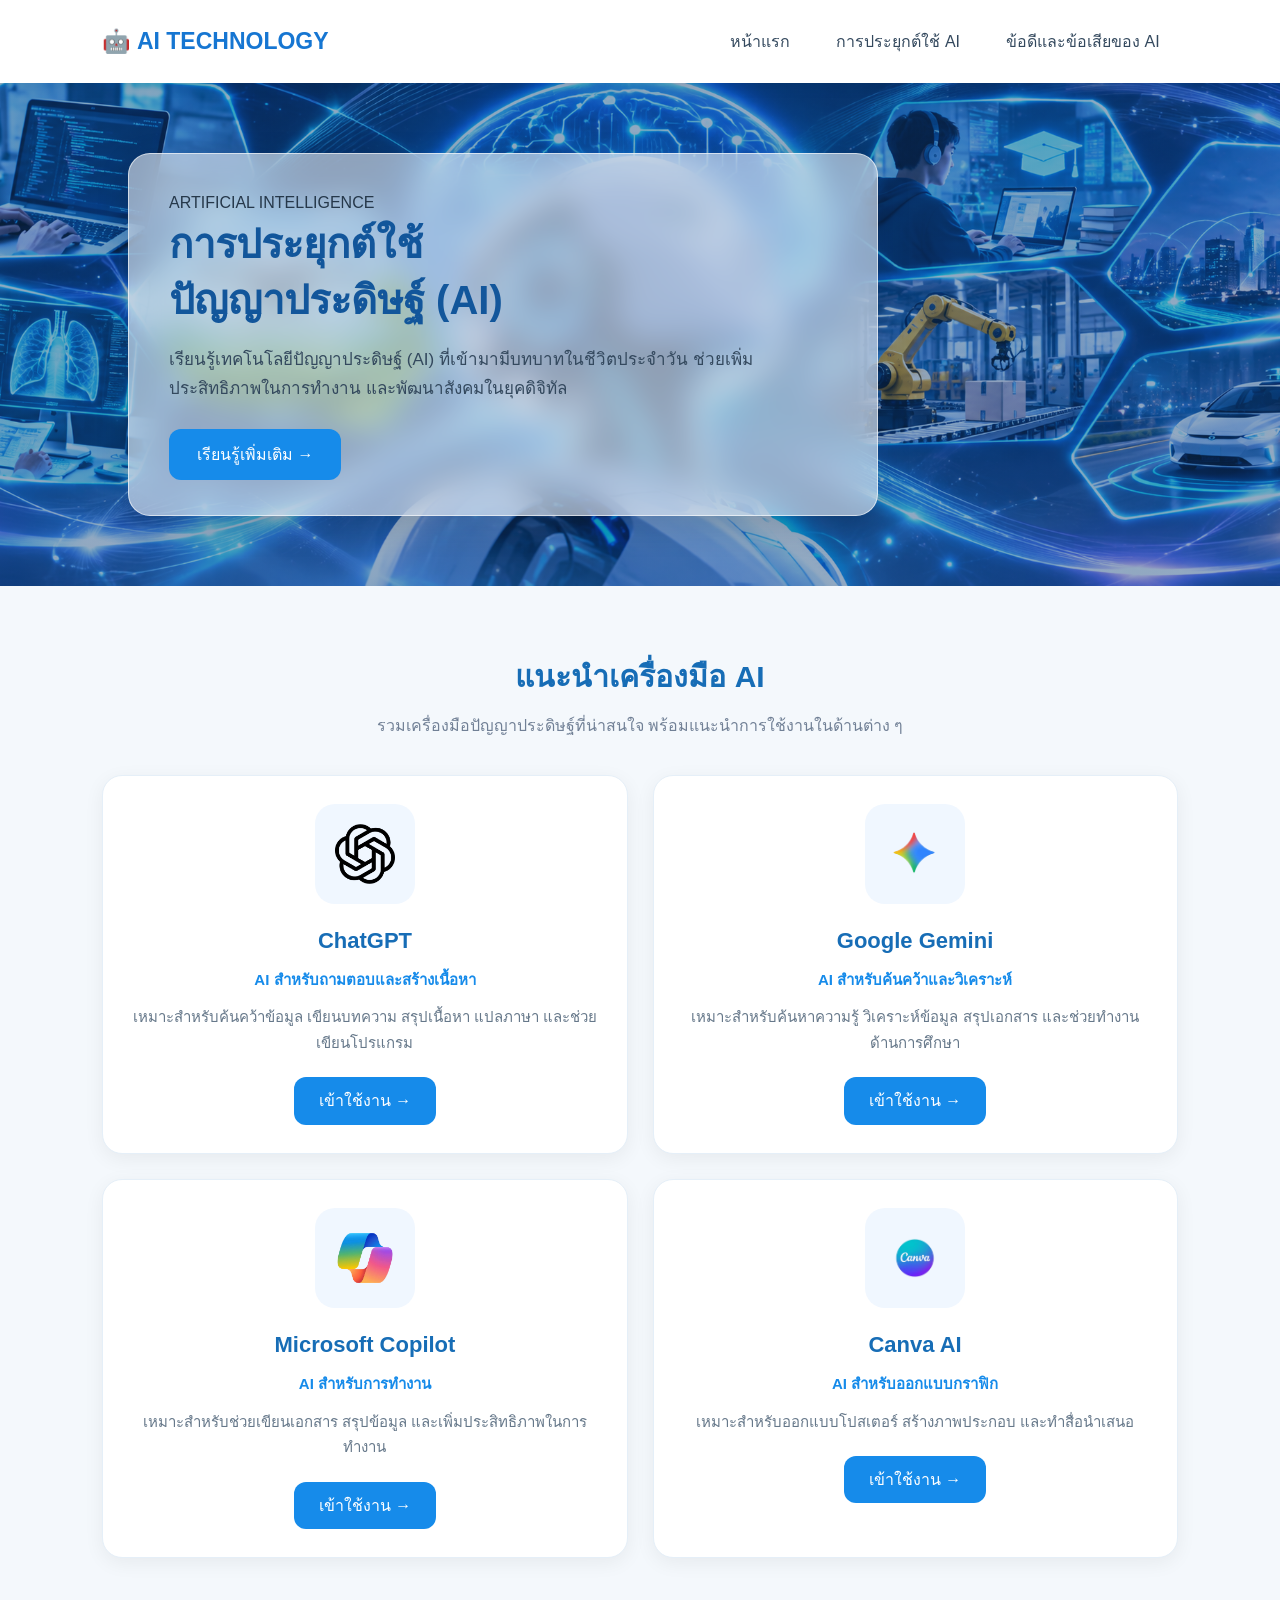
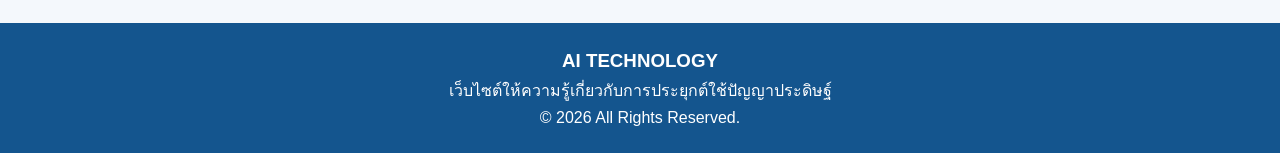
<file: index.html>
<!DOCTYPE html>
<html lang="th">
<head>
    <meta charset="UTF-8">
    <meta name="viewport" content="width=device-width, initial-scale=1.0">
    <title>การประยุกต์ใช้ AI</title>
    <link rel="stylesheet" href="style.css">
</head>
<body>

<header>
    <div class="logo">🤖 AI TECHNOLOGY</div>

    <nav>
        <a href="index.html">หน้าแรก</a>
        <a href="application.html">การประยุกต์ใช้ AI</a>
        <a href="pros-cons.html">ข้อดีและข้อเสียของ AI</a>
    </nav>
</header>

<!-- หน้าแรก -->

<section class="hero">
    <div class="hero-box">

        <span class="tag">ARTIFICIAL INTELLIGENCE</span>

        <h1>
            การประยุกต์ใช้<br>
            ปัญญาประดิษฐ์ (AI)
        </h1>

        <p>
            เรียนรู้เทคโนโลยีปัญญาประดิษฐ์ (AI)
            ที่เข้ามามีบทบาทในชีวิตประจำวัน
            ช่วยเพิ่มประสิทธิภาพในการทำงาน
            และพัฒนาสังคมในยุคดิจิทัล
        </p>

        <a href="application.html" class="btn">
            เรียนรู้เพิ่มเติม →
        </a>

    </div>
</section>




<!-- แนะนำเครื่องมือ AI -->
<section class="section">

    <h2>แนะนำเครื่องมือ AI</h2>

    <p class="subtitle">
        รวมเครื่องมือปัญญาประดิษฐ์ที่น่าสนใจ
        พร้อมแนะนำการใช้งานในด้านต่าง ๆ
    </p>

    <div class="ai-cards">

        <!-- ChatGPT -->
        <div class="ai-card">
            <div class="ai-image">
                <img src="images/chatgpt.png"
                     alt="ChatGPT">
            </div>
            <h3>ChatGPT</h3>
            <p class="ai-type">AI สำหรับถามตอบและสร้างเนื้อหา</p>
            <p>
                เหมาะสำหรับค้นคว้าข้อมูล เขียนบทความ
                สรุปเนื้อหา แปลภาษา และช่วยเขียนโปรแกรม
            </p>
            <a href="https://chatgpt.com/"
               target="_blank" class="ai-btn">
                เข้าใช้งาน →
            </a>
        </div>

        <!-- Gemini -->
        <div class="ai-card">
            <div class="ai-image">
                <img src="images/gemini.png"
                     alt="Google Gemini">
            </div>
            <h3>Google Gemini</h3>
            <p class="ai-type">AI สำหรับค้นคว้าและวิเคราะห์</p>
            <p>
                เหมาะสำหรับค้นหาความรู้ วิเคราะห์ข้อมูล
                สรุปเอกสาร และช่วยทำงานด้านการศึกษา
            </p>
            <a href="https://gemini.google.com/"
               target="_blank" class="ai-btn">
                เข้าใช้งาน →
            </a>
        </div>

        <!-- Copilot -->
        <div class="ai-card">
            <div class="ai-image">
                <img src="images/Microsoft Copilot.png"
                     alt="Microsoft Copilot">
            </div>
            <h3>Microsoft Copilot</h3>
            <p class="ai-type">AI สำหรับการทำงาน</p>
            <p>
                เหมาะสำหรับช่วยเขียนเอกสาร
                สรุปข้อมูล และเพิ่มประสิทธิภาพในการทำงาน
            </p>
            <a href="https://copilot.microsoft.com/"
               target="_blank" class="ai-btn">
                เข้าใช้งาน →
            </a>
        </div>

        <!-- Canva -->
        <div class="ai-card">
            <div class="ai-image">
                <img src="images/canva.png"
                     alt="Canva">
            </div>
            <h3>Canva AI</h3>
            <p class="ai-type">AI สำหรับออกแบบกราฟิก</p>
            <p>
                เหมาะสำหรับออกแบบโปสเตอร์
                สร้างภาพประกอบ และทำสื่อนำเสนอ
            </p>
            <a href="https://www.canva.com/"
               target="_blank" class="ai-btn">
                เข้าใช้งาน →
            </a>
        </div>

    </div>
</section>


<footer>
    <h3>AI TECHNOLOGY</h3>
    <p>เว็บไซต์ให้ความรู้เกี่ยวกับการประยุกต์ใช้ปัญญาประดิษฐ์</p>
    <p>© 2026 All Rights Reserved.</p>
</footer>

</body>
</html>
</file>
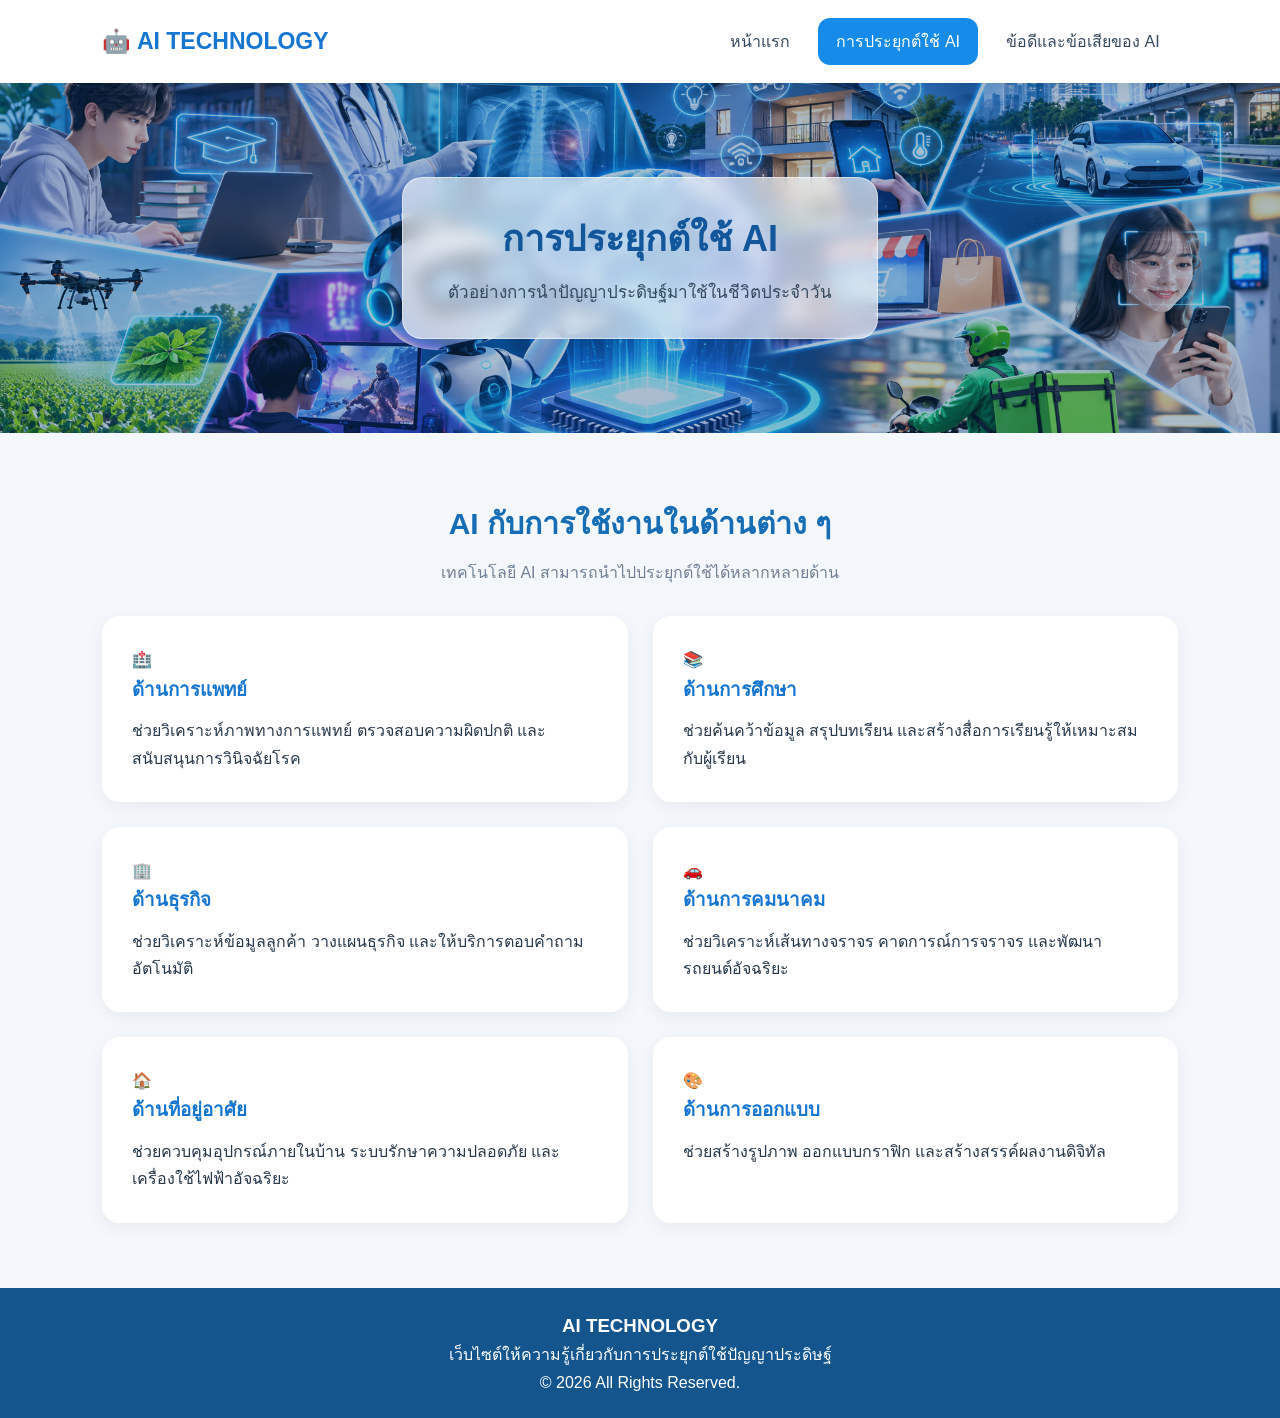
<file: application.html>
<!DOCTYPE html>
<html lang="th">

<head>
    <meta charset="UTF-8">
    <meta name="viewport" content="width=device-width, initial-scale=1.0">
    <title>การประยุกต์ใช้ AI | AI TECHNOLOGY</title>
    <link rel="stylesheet" href="style.css">
</head>

<body>

    <header>
        <div class="logo">🤖 AI TECHNOLOGY</div>

        <nav>
            <a href="index.html">หน้าแรก</a>
            <a href="application.html" class="active">การประยุกต์ใช้ AI</a>
            <a href="pros-cons.html">ข้อดีและข้อเสียของ AI</a>
        </nav>
    </header>


    <section class="page-banner application-banner">
        <div class="banner-content">
            <h1>การประยุกต์ใช้ AI</h1>
            <p>ตัวอย่างการนำปัญญาประดิษฐ์มาใช้ในชีวิตประจำวัน</p>
        </div>
    </section>


    <section class="section">
        <h2>AI กับการใช้งานในด้านต่าง ๆ</h2>
        <p class="subtitle">เทคโนโลยี AI สามารถนำไปประยุกต์ใช้ได้หลากหลายด้าน</p>

        <div class="cards">

            <div class="card">
                <div class="icon">🏥</div>
                <h3>ด้านการแพทย์</h3>
                <p>ช่วยวิเคราะห์ภาพทางการแพทย์ ตรวจสอบความผิดปกติ และสนับสนุนการวินิจฉัยโรค</p>
            </div>

            <div class="card">
                <div class="icon">📚</div>
                <h3>ด้านการศึกษา</h3>
                <p>ช่วยค้นคว้าข้อมูล สรุปบทเรียน และสร้างสื่อการเรียนรู้ให้เหมาะสมกับผู้เรียน</p>
            </div>

            <div class="card">
                <div class="icon">🏢</div>
                <h3>ด้านธุรกิจ</h3>
                <p>ช่วยวิเคราะห์ข้อมูลลูกค้า วางแผนธุรกิจ และให้บริการตอบคำถามอัตโนมัติ</p>
            </div>

            <div class="card">
                <div class="icon">🚗</div>
                <h3>ด้านการคมนาคม</h3>
                <p>ช่วยวิเคราะห์เส้นทางจราจร คาดการณ์การจราจร และพัฒนารถยนต์อัจฉริยะ</p>
            </div>

            <div class="card">
                <div class="icon">🏠</div>
                <h3>ด้านที่อยู่อาศัย</h3>
                <p>ช่วยควบคุมอุปกรณ์ภายในบ้าน ระบบรักษาความปลอดภัย และเครื่องใช้ไฟฟ้าอัจฉริยะ</p>
            </div>

            <div class="card">
                <div class="icon">🎨</div>
                <h3>ด้านการออกแบบ</h3>
                <p>ช่วยสร้างรูปภาพ ออกแบบกราฟิก และสร้างสรรค์ผลงานดิจิทัล</p>
            </div>

        </div>
    </section>

    <footer>
        <h3>AI TECHNOLOGY</h3>
        <p>เว็บไซต์ให้ความรู้เกี่ยวกับการประยุกต์ใช้ปัญญาประดิษฐ์</p>
        <p>© 2026 All Rights Reserved.</p>
    </footer>

</body>

</html>
</file>
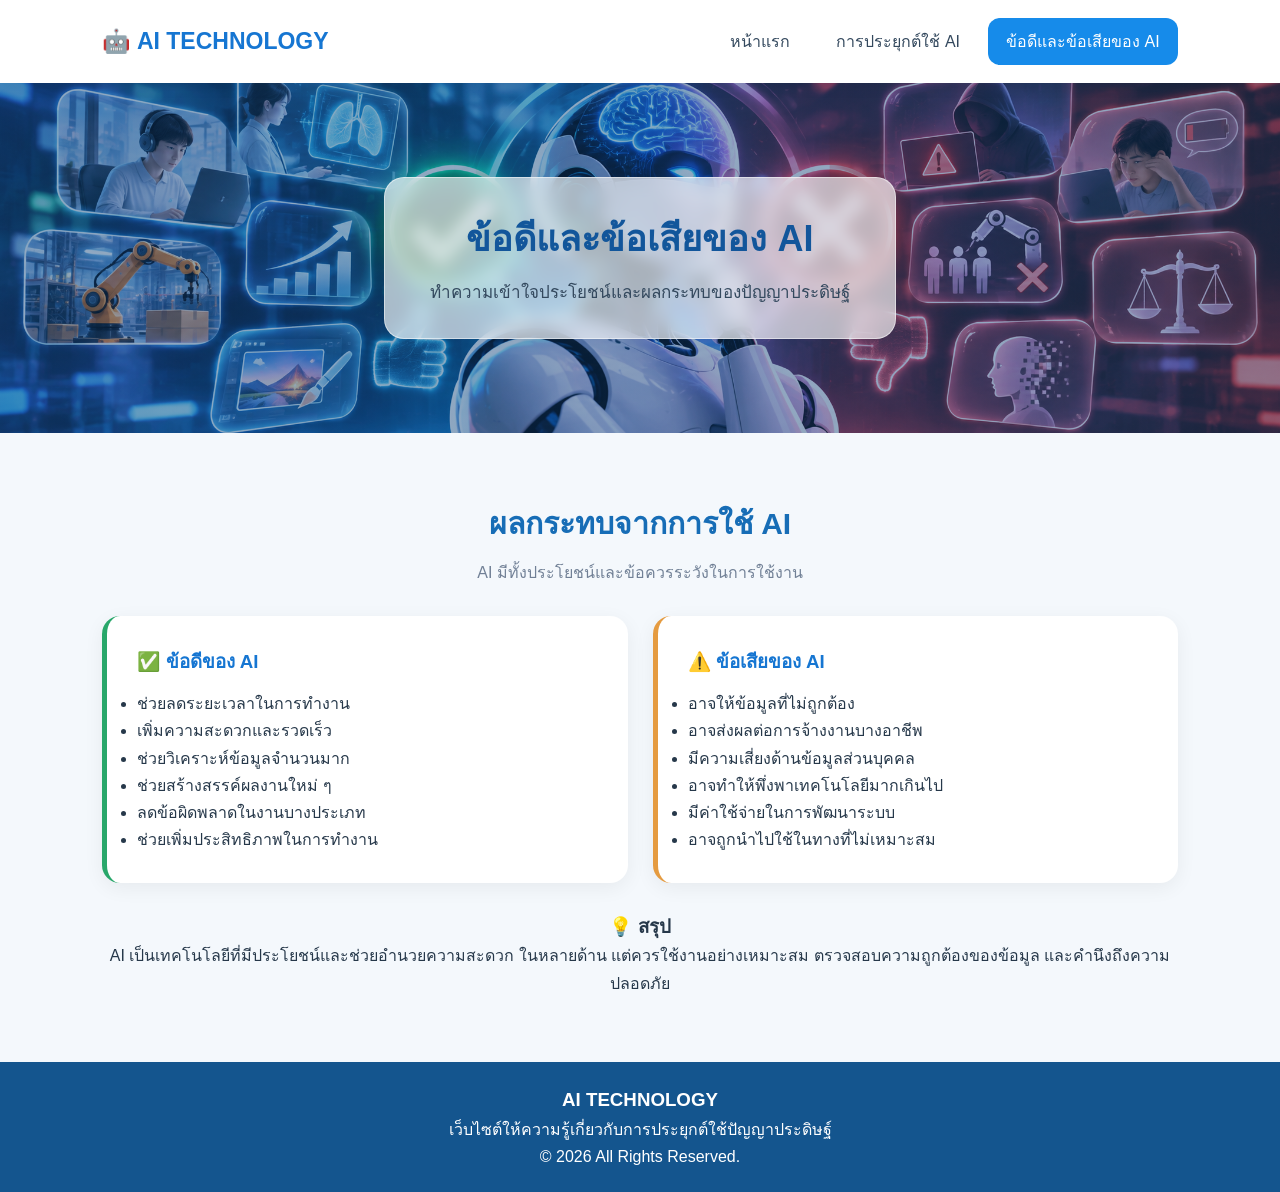
<file: pros-cons.html>
<!DOCTYPE html>
<html lang="th">
<head>
    <meta charset="UTF-8">
    <meta name="viewport" content="width=device-width, initial-scale=1.0">
    <title>ข้อดีและข้อเสียของ AI | AI TECHNOLOGY</title>
    <link rel="stylesheet" href="style.css">
</head>
<body>

<header>
    <div class="logo">🤖 AI TECHNOLOGY</div>

    <nav>
        <a href="index.html">หน้าแรก</a>
        <a href="application.html">การประยุกต์ใช้ AI</a>
        <a href="pros-cons.html" class="active">ข้อดีและข้อเสียของ AI</a>
    </nav>
</header>

<section class="page-banner pros-banner">
    <div class="banner-content">
        <h1>ข้อดีและข้อเสียของ AI</h1>
        <p>ทำความเข้าใจประโยชน์และผลกระทบของปัญญาประดิษฐ์</p>
    </div>
</section>


<section class="section">
    <h2>ผลกระทบจากการใช้ AI</h2>
    <p class="subtitle">AI มีทั้งประโยชน์และข้อควรระวังในการใช้งาน</p>

    <div class="cards">

        <div class="card good">
            <h3>✅ ข้อดีของ AI</h3>

            <ul>
                <li>ช่วยลดระยะเวลาในการทำงาน</li>
                <li>เพิ่มความสะดวกและรวดเร็ว</li>
                <li>ช่วยวิเคราะห์ข้อมูลจำนวนมาก</li>
                <li>ช่วยสร้างสรรค์ผลงานใหม่ ๆ</li>
                <li>ลดข้อผิดพลาดในงานบางประเภท</li>
                <li>ช่วยเพิ่มประสิทธิภาพในการทำงาน</li>
            </ul>
        </div>

        <div class="card bad">
            <h3>⚠️ ข้อเสียของ AI</h3>

            <ul>
                <li>อาจให้ข้อมูลที่ไม่ถูกต้อง</li>
                <li>อาจส่งผลต่อการจ้างงานบางอาชีพ</li>
                <li>มีความเสี่ยงด้านข้อมูลส่วนบุคคล</li>
                <li>อาจทำให้พึ่งพาเทคโนโลยีมากเกินไป</li>
                <li>มีค่าใช้จ่ายในการพัฒนาระบบ</li>
                <li>อาจถูกนำไปใช้ในทางที่ไม่เหมาะสม</li>
            </ul>
        </div>

    </div>
    
</br>   

    <div class="conclusion">
        <h3>💡 สรุป</h3>
        <p>
            AI เป็นเทคโนโลยีที่มีประโยชน์และช่วยอำนวยความสะดวก
            ในหลายด้าน แต่ควรใช้งานอย่างเหมาะสม
            ตรวจสอบความถูกต้องของข้อมูล และคำนึงถึงความปลอดภัย
        </p>
    </div>
</section>

<footer>
    <h3>AI TECHNOLOGY</h3>
    <p>เว็บไซต์ให้ความรู้เกี่ยวกับการประยุกต์ใช้ปัญญาประดิษฐ์</p>
    <p>© 2026 All Rights Reserved.</p>
</footer>

</body>
</html>
</file>
<file: style.css>
* {
    margin: 0;
    padding: 0;
    box-sizing: border-box;
    scroll-behavior: smooth;
}

body {
    font-family: Arial, sans-serif;
    background: #f4f8fc;
    color: #26384a;
    line-height: 1.7;
}

/* Header */
header {
    background: white;
    padding: 18px 8%;
    display: flex;
    justify-content: space-between;
    align-items: center;
    box-shadow: 0 3px 15px rgba(0, 0, 0, 0.06);
    position: sticky;
    top: 0;
    z-index: 100;
}

.logo {
    font-size: 23px;
    font-weight: bold;
    color: #1676d2;
}

nav {
    display: flex;
    gap: 10px;
}

nav a {
    text-decoration: none;
    color: #34495e;
    padding: 10px 18px;
    border-radius: 12px;
    transition: 0.3s;
}

/* เมื่อนำเมาส์ไปชี้เมนู */
nav a:hover,
nav a.active {
    background: #168bea;
    color: white;
    border-radius: 12px;
}

/* Hero */
.hero {
    min-height: 480px;
    display: flex;
    align-items: center;
    padding: 70px 10%;

    /* Background Image */
    background-image:
        linear-gradient(90deg,
            rgba(15, 65, 120, 0.45  ),
            rgba(15, 65, 120, 0.45)),
        url("images/index.png");

    background-size: cover;
    background-position: center;
    background-repeat: no-repeat;
}


.hero-content {
    max-width: 650px;
}


.hero-box {
    max-width: 750px;
    background: rgba(255, 255, 255, 0.55);
    padding: 35px 40px;
    border-radius: 22px;

    /* เอฟเฟกต์กระจกฝ้า */
    backdrop-filter: blur(15px);
    -webkit-backdrop-filter: blur(15px);

    /* ขอบและเงา */
    border: 1px solid rgba(255, 255, 255, 0.6);
    box-shadow: 0 10px 35px rgba(0, 0, 0, 0.12);
}

/* ข้อความหัวข้อ */
.hero-box h1 {
    color: #12569B;
    font-size: 40px;
    line-height: 1.4;
    margin-bottom: 18px;
}

/* ข้อความรายละเอียด */
.hero-box p {
    color: #34495E;
    font-size: 17px;
    margin-bottom: 25px;
}

/* รองรับมือถือ */
@media (max-width: 768px) {
    .hero-box {
        padding: 25px;
        width: 100%;
    }

    .hero-box h1 {
        font-size: 28px;
    }
}


.btn {
    display: inline-block;
    padding: 12px 28px;
    background: #168bea;
    color: white;
    border-radius: 12px;
    text-decoration: none;
    transition: 0.3s;
}

.btn:hover {
    background: #0865b5;
    transform: translateY(-3px);
}


/* AI RECOMMENDATION */
.ai-cards {
    display: grid;
    grid-template-columns: repeat(2, 1fr);
    gap: 25px;
    margin-top: 35px;
}

.ai-card {
    background: #FFFFFF;
    padding: 28px;
    border-radius: 20px;
    text-align: center;
    box-shadow: 0 5px 20px rgba(0,0,0,0.06);
    transition: 0.3s;
    border: 1px solid #E5EFF8;
}

.ai-card:hover {
    transform: translateY(-7px);
    box-shadow: 0 12px 28px rgba(22,139,234,0.15);
}

.ai-image {
    width: 100px;
    height: 100px;
    background: #F0F7FF;
    border-radius: 20px;
    margin: 0 auto 18px;
    display: flex;
    justify-content: center;
    align-items: center;
}

.ai-image img {
    width: 60px;
    height: 60px;
    object-fit: contain;
}

.ai-card h3 {
    color: #176DB6;
    font-size: 22px;
    margin-bottom: 8px;
}

.ai-card p {
    color: #66788A;
    font-size: 15px;
    margin-bottom: 12px;
}

.ai-card .ai-type {
    color: #168BEA;
    font-weight: bold;
}

.ai-btn {
    display: inline-block;
    margin-top: 10px;
    padding: 10px 25px;
    background: #168BEA;
    color: #FFFFFF;
    text-decoration: none;
    border-radius: 12px;
    transition: 0.3s;
}

.ai-btn:hover {
    background: #0865B5;
}

/* RESPONSIVE */
@media (max-width: 768px) {
    .ai-cards {
        grid-template-columns: 1fr;
    }
}


/* Sections */
.section {
    padding: 65px 8%;
    text-align: center;
}

.section h2 {
    font-size: 30px;
    color: #176db6;
    margin-bottom: 10px;
}

.subtitle {
    color: #718096;
    margin-bottom: 30px;
}

/* Cards */
.cards {
    display: grid;
    grid-template-columns: repeat(2, 1fr);
    gap: 25px;
    margin-top: 30px;
}

.card {
    background: white;
    padding: 30px;
    border-radius: 18px;
    text-align: left;
    box-shadow: 0 5px 20px rgba(0, 0, 0, 0.06);
    transition: 0.3s;
}

.card:hover {
    transform: translateY(-6px);
    box-shadow: 0 10px 25px rgba(22, 139, 234, 0.15);
}

.card h3 {
    color: #1676d2;
    margin-bottom: 12px;
}

.good {
    border-left: 5px solid #28a76a;
}

.bad {
    border-left: 5px solid #e59b40;
}


/* Banner ข้อดีและข้อเสีย AI */
.pros-banner {
    min-height: 350px;
    display: flex;
    justify-content: center;
    align-items: center;
    text-align: center;
    padding: 50px 20px;

    background-image:
        linear-gradient(
            rgba(15, 65, 120, 0.45),
            rgba(15, 65, 120, 0.45)
        ),
        url("images/pros-cons-banner.png");

    background-size: cover;
    background-position: center;
    background-repeat: no-repeat;
}

/* pros-cons */
.banner-content {
    background: rgba(255, 255, 255, 0.65);
    backdrop-filter: blur(8px);
    -webkit-backdrop-filter: blur(8px);

    padding: 30px 45px;
    border-radius: 20px;
    border: 1px solid rgba(255,255,255,0.5);
}

.pros-banner h1 {
    color: #12569B;
    font-size: 36px;
    margin-bottom: 10px;
}

.pros-banner p {
    color: #34495E;
    font-size: 17px;
}

@media (max-width: 768px) {
    .pros-banner {
        min-height: 260px;
    }

    .banner-content {
        padding: 25px 20px;
    }

    .pros-banner h1 {
        font-size: 25px;
    }
}


/* Banner การประยุกต์ใช้ AI */
.application-banner {
    min-height: 350px;
    display: flex;
    justify-content: center;
    align-items: center;
    text-align: center;
    padding: 50px 20px;

    background-image:
        linear-gradient(
            rgba(15, 65, 120, 0.35),
            rgba(15, 65, 120, 0.35)
        ),
        url("images/application.png");

    background-size: cover;
    background-position: center;
    background-repeat: no-repeat;
}

.application-banner .banner-content {
    background: rgba(255, 255, 255, 0.65);
    backdrop-filter: blur(8px);
    -webkit-backdrop-filter: blur(8px);

    padding: 30px 45px;
    border-radius: 20px;
    border: 1px solid rgba(255, 255, 255, 0.5);
}

.application-banner h1 {
    color: #12569B;
    font-size: 36px;
    margin-bottom: 10px;
}

.application-banner p {
    color: #34495E;
    font-size: 17px;
}

@media (max-width: 768px) {
    .application-banner {
        min-height: 260px;
    }

    .application-banner .banner-content {
        padding: 25px 20px;
    }

    .application-banner h1 {
        font-size: 26px;
    }
}


/* Footer */
footer {
    background: #14558e;
    color: white;
    text-align: center;
    padding: 22px;
}

/* Responsive */
@media (max-width: 768px) {
    header {
        flex-direction: column;
        gap: 15px;
    }

    nav {
        flex-wrap: wrap;
        justify-content: center;
    }

    nav a {
        font-size: 13px;
        padding: 8px 12px;
    }

    .hero h1 {
        font-size: 27px;
    }

    .cards {
        grid-template-columns: 1fr;
    }
}
</file>
